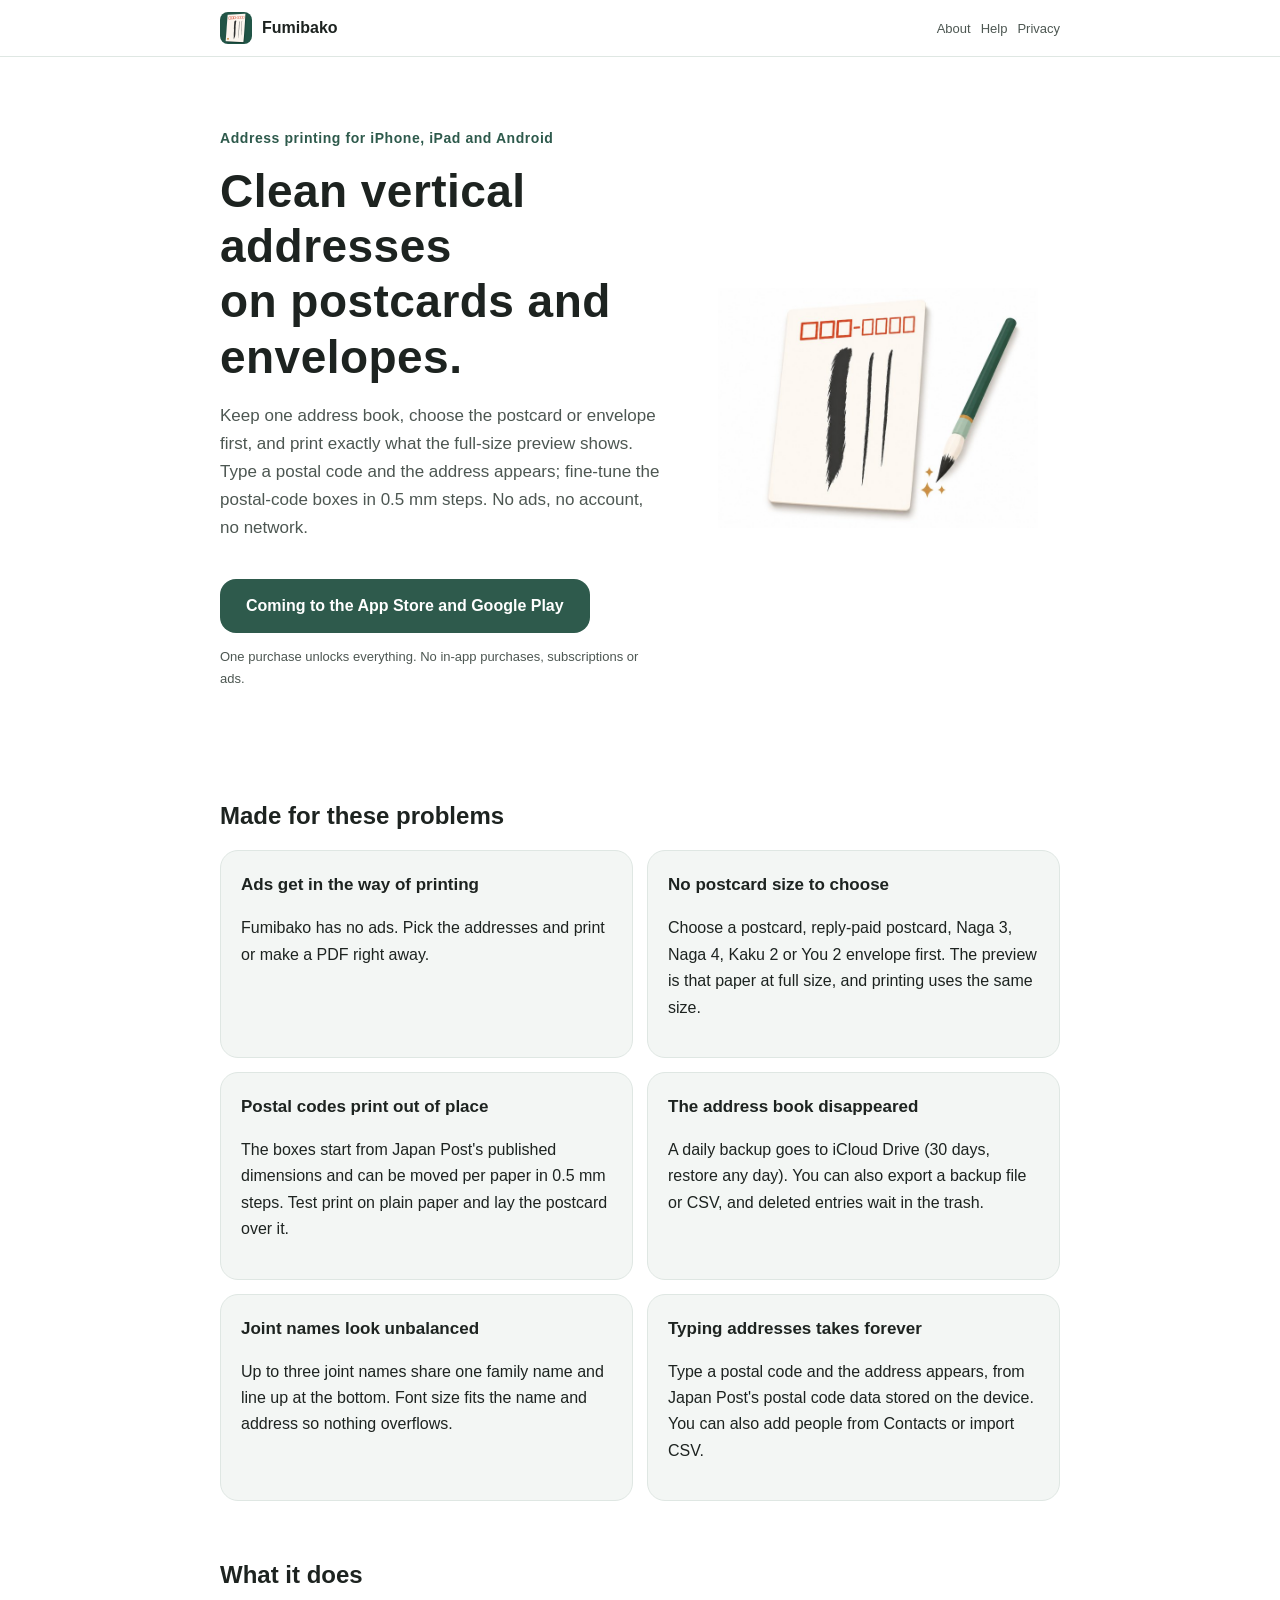
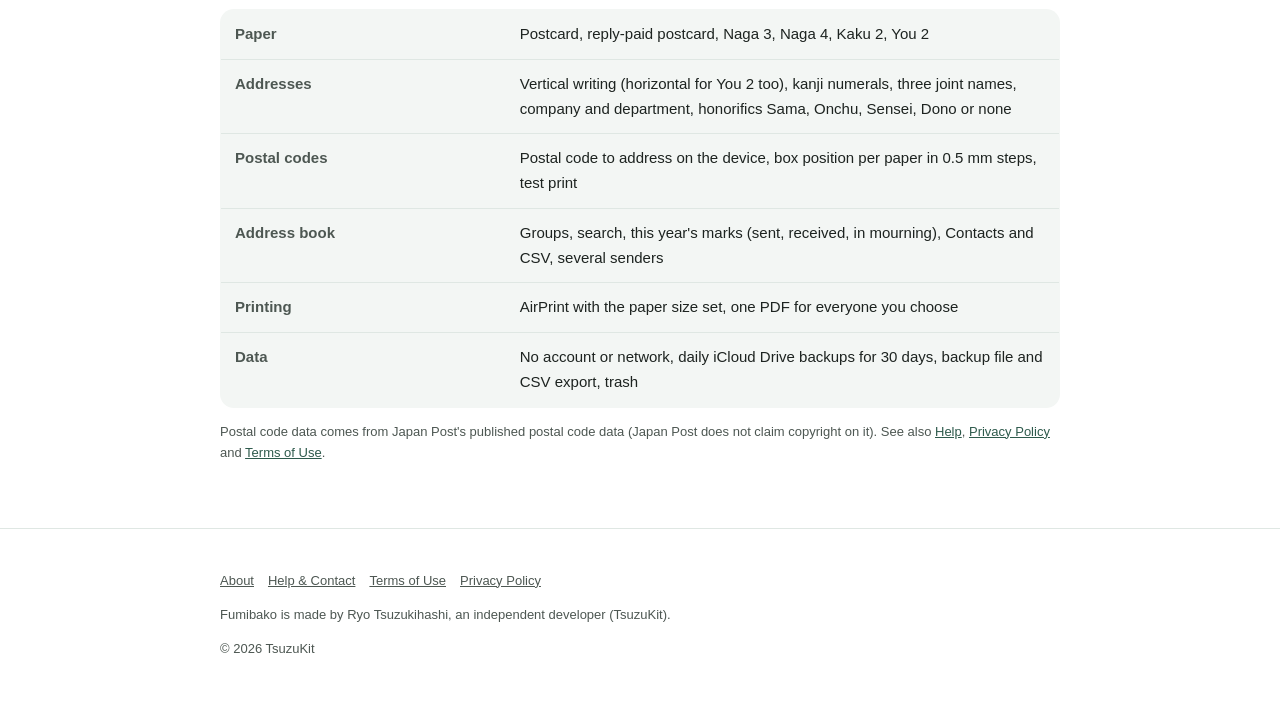
<file: index.html>
<!DOCTYPE html>
<html lang="ja" data-title-ja="ふみばこ｜はがき・封筒の縦書きの宛名印刷と住所録" data-title-en="Fumibako | Japanese vertical addresses for postcards and envelopes">
<head>
<meta charset="UTF-8">
<meta name="viewport" content="width=device-width, initial-scale=1">
<script>(function(){var l=navigator.languages&&navigator.languages.length?navigator.languages:[navigator.language||"ja"],p="en";for(var i=0;i<l.length;i++){var c=String(l[i]).toLowerCase();if(c.indexOf("ja")===0){p="ja";break}if(c.indexOf("en")===0){p="en";break}}var d=document.documentElement;d.lang=p;var t=d.getAttribute("data-title-"+p);if(t){document.title=t}})();</script>
<title>ふみばこ｜はがき・封筒の縦書きの宛名印刷と住所録</title>
<meta name="description" content="年賀状・喪中はがき・封筒の宛名を縦書きで印刷するアプリ。用紙を先に選んで実寸の下見どおりに・郵便番号から住所・郵便番号の枠を 0.5mm ずつ・連名・住所録の毎日の控え。広告なしの買い切り。 / Print Japanese addresses vertically on postcards and envelopes. Paper first with a full-size preview, postal codes to addresses on the device, postal-code boxes in 0.5 mm steps, joint names and daily backups. No ads.">
<meta property="og:title" content="ふみばこ｜はがき・封筒の縦書きの宛名印刷と住所録">
<meta property="og:description" content="年賀状・喪中はがき・封筒の宛名を縦書きで印刷するアプリ。用紙を先に選んで実寸の下見どおりに・郵便番号から住所・郵便番号の枠を 0.5mm ずつ・連名・住所録の毎日の控え。広告なしの買い切り。">
<meta property="og:type" content="website">
<meta property="og:url" content="https://fumibako.tsuzukit.com/">
<meta property="og:image" content="https://fumibako.tsuzukit.com/assets/og.jpg">
<link rel="icon" href="assets/icon.png">
<link rel="apple-touch-icon" href="assets/icon.png">
<link rel="stylesheet" href="style.css">
</head>
<body>
<div data-l="ja" lang="ja">
<header class="site"><div class="wrap">
<a class="brand" href="./"><img src="assets/icon.png" alt="" width="32" height="32">ふみばこ</a>
<nav class="site"><a href="./">紹介</a><a href="support.html">使い方</a><a href="privacy.html">プライバシー</a></nav>
</div></header>
<main class="wrap">
<section class="hero">
<div>
<p class="eyebrow">iPhone・iPad・Android の宛名印刷アプリ</p>
<h1>はがきも封筒も、<br>縦書きの宛名をきれいに。</h1>
<p class="lead">住所録を1つ持って、はがきや封筒を先に選び、実寸の下見のとおりに印刷します。郵便番号を入れると住所が出て、郵便番号の枠には 0.5mm ずつ合わせられます。広告も登録も通信もありません。</p>
<a class="cta" href="#store" id="store">App Store・Google Play で配信予定</a>
<p class="note">買い切りで全部の機能が使えます。アプリ内課金・サブスクリプション・広告はありません。</p>
</div>
<img src="assets/hero.jpg" alt="縦書きの宛名のはがきと、筆のイラスト" width="360">
</section>

<h2>こんな困りごとのために</h2>
<div class="grid two">
<div class="card"><h3>広告で印刷までたどり着けない</h3><p>ふみばこに広告はありません。宛名を選んで、そのまま印刷や PDF にできます。</p></div>
<div class="card"><h3>はがきの大きさを選べない</h3><p>はがき・往復はがき・長形3号・長形4号・角形2号・洋形2号を先に選びます。下見はその用紙の実寸の形で、印刷も同じ大きさです。</p></div>
<div class="card"><h3>郵便番号がずれる</h3><p>枠の位置は日本郵便のマニュアルの寸法から始めて、用紙ごとに 0.5mm ずつ合わせられます。普通紙の試し刷りに、はがきを重ねて確かめられます。</p></div>
<div class="card"><h3>住所録が消えた</h3><p>毎日の控えを iCloud Drive に置きます（30日・どの日にも戻せます）。控えのファイルと CSV の書き出し、ゴミ箱もあります。</p></div>
<div class="card"><h3>連名のバランスが悪い</h3><p>連名は3人まで。名字は1つで、名前の下をそろえます。名前と住所の長さから文字の大きさを決め、はみ出しません。</p></div>
<div class="card"><h3>住所を打つのが大変</h3><p>郵便番号を入れると住所が出ます。日本郵便の郵便番号データを端末の中に持っているので、通信しません。連絡先や CSV からも入れられます。</p></div>
</div>

<h2>できること</h2>
<table>
<tr><th>用紙</th><td>はがき・往復はがき・長形3号・長形4号・角形2号・洋形2号</td></tr>
<tr><th>宛名</th><td>縦書き（洋形は横書きも）・番地の漢数字・連名3人・会社名と部署・敬称（様・御中・先生・殿・なし）</td></tr>
<tr><th>郵便番号</th><td>郵便番号から住所（端末の中の日本郵便のデータ）・枠の位置を用紙ごとに 0.5mm ずつ・試し刷り</td></tr>
<tr><th>住所録</th><td>グループ・検索・今年の印（出した・届いた・喪中）・連絡先と CSV から・差出人を複数</td></tr>
<tr><th>印刷</th><td>AirPrint のプリンターに用紙の大きさを渡して印刷・選んだ人の分を1つの PDF に</td></tr>
<tr><th>データ</th><td>登録・通信なし・iCloud Drive に毎日の控え 30日・控えのファイルと CSV の書き出し・ゴミ箱</td></tr>
</table>
<p class="note">郵便番号のデータは、日本郵便が公開している郵便番号データ（日本郵便は郵便番号データの著作権を主張していません）をもとにしています。<a href="support.html">使い方</a>・<a href="privacy.html">プライバシーポリシー</a>・<a href="terms.html">利用規約</a>もご覧ください。</p>
</main>
<footer class="site"><div class="wrap">
<p><a href="./">紹介</a><a href="support.html">使い方とお問い合わせ</a><a href="terms.html">利用規約</a><a href="privacy.html">プライバシーポリシー</a></p>
<p>ふみばこは、個人開発者の續橋涼（TsuzuKit）が作っているアプリです。</p>
<p>© 2026 TsuzuKit</p>
</div></footer>
</div>
<div data-l="en" lang="en">
<header class="site"><div class="wrap">
<a class="brand" href="./"><img src="assets/icon.png" alt="" width="32" height="32">Fumibako</a>
<nav class="site"><a href="./">About</a><a href="support.html">Help</a><a href="privacy.html">Privacy</a></nav>
</div></header>
<main class="wrap">
<section class="hero">
<div>
<p class="eyebrow">Address printing for iPhone, iPad and Android</p>
<h1>Clean vertical addresses<br>on postcards and envelopes.</h1>
<p class="lead">Keep one address book, choose the postcard or envelope first, and print exactly what the full-size preview shows. Type a postal code and the address appears; fine-tune the postal-code boxes in 0.5 mm steps. No ads, no account, no network.</p>
<a class="cta" href="#store" id="store">Coming to the App Store and Google Play</a>
<p class="note">One purchase unlocks everything. No in-app purchases, subscriptions or ads.</p>
</div>
<img src="assets/hero.jpg" alt="Illustration of a postcard with a vertical address and a brush" width="360">
</section>

<h2>Made for these problems</h2>
<div class="grid two">
<div class="card"><h3>Ads get in the way of printing</h3><p>Fumibako has no ads. Pick the addresses and print or make a PDF right away.</p></div>
<div class="card"><h3>No postcard size to choose</h3><p>Choose a postcard, reply-paid postcard, Naga 3, Naga 4, Kaku 2 or You 2 envelope first. The preview is that paper at full size, and printing uses the same size.</p></div>
<div class="card"><h3>Postal codes print out of place</h3><p>The boxes start from Japan Post's published dimensions and can be moved per paper in 0.5 mm steps. Test print on plain paper and lay the postcard over it.</p></div>
<div class="card"><h3>The address book disappeared</h3><p>A daily backup goes to iCloud Drive (30 days, restore any day). You can also export a backup file or CSV, and deleted entries wait in the trash.</p></div>
<div class="card"><h3>Joint names look unbalanced</h3><p>Up to three joint names share one family name and line up at the bottom. Font size fits the name and address so nothing overflows.</p></div>
<div class="card"><h3>Typing addresses takes forever</h3><p>Type a postal code and the address appears, from Japan Post's postal code data stored on the device. You can also add people from Contacts or import CSV.</p></div>
</div>

<h2>What it does</h2>
<table>
<tr><th>Paper</th><td>Postcard, reply-paid postcard, Naga 3, Naga 4, Kaku 2, You 2</td></tr>
<tr><th>Addresses</th><td>Vertical writing (horizontal for You 2 too), kanji numerals, three joint names, company and department, honorifics Sama, Onchu, Sensei, Dono or none</td></tr>
<tr><th>Postal codes</th><td>Postal code to address on the device, box position per paper in 0.5 mm steps, test print</td></tr>
<tr><th>Address book</th><td>Groups, search, this year's marks (sent, received, in mourning), Contacts and CSV, several senders</td></tr>
<tr><th>Printing</th><td>AirPrint with the paper size set, one PDF for everyone you choose</td></tr>
<tr><th>Data</th><td>No account or network, daily iCloud Drive backups for 30 days, backup file and CSV export, trash</td></tr>
</table>
<p class="note">Postal code data comes from Japan Post's published postal code data (Japan Post does not claim copyright on it). See also <a href="support.html">Help</a>, <a href="privacy.html">Privacy Policy</a> and <a href="terms.html">Terms of Use</a>.</p>
</main>
<footer class="site"><div class="wrap">
<p><a href="./">About</a><a href="support.html">Help & Contact</a><a href="terms.html">Terms of Use</a><a href="privacy.html">Privacy Policy</a></p>
<p>Fumibako is made by Ryo Tsuzukihashi, an independent developer (TsuzuKit).</p>
<p>© 2026 TsuzuKit</p>
</div></footer>
</div>
</body>
</html>
</file>
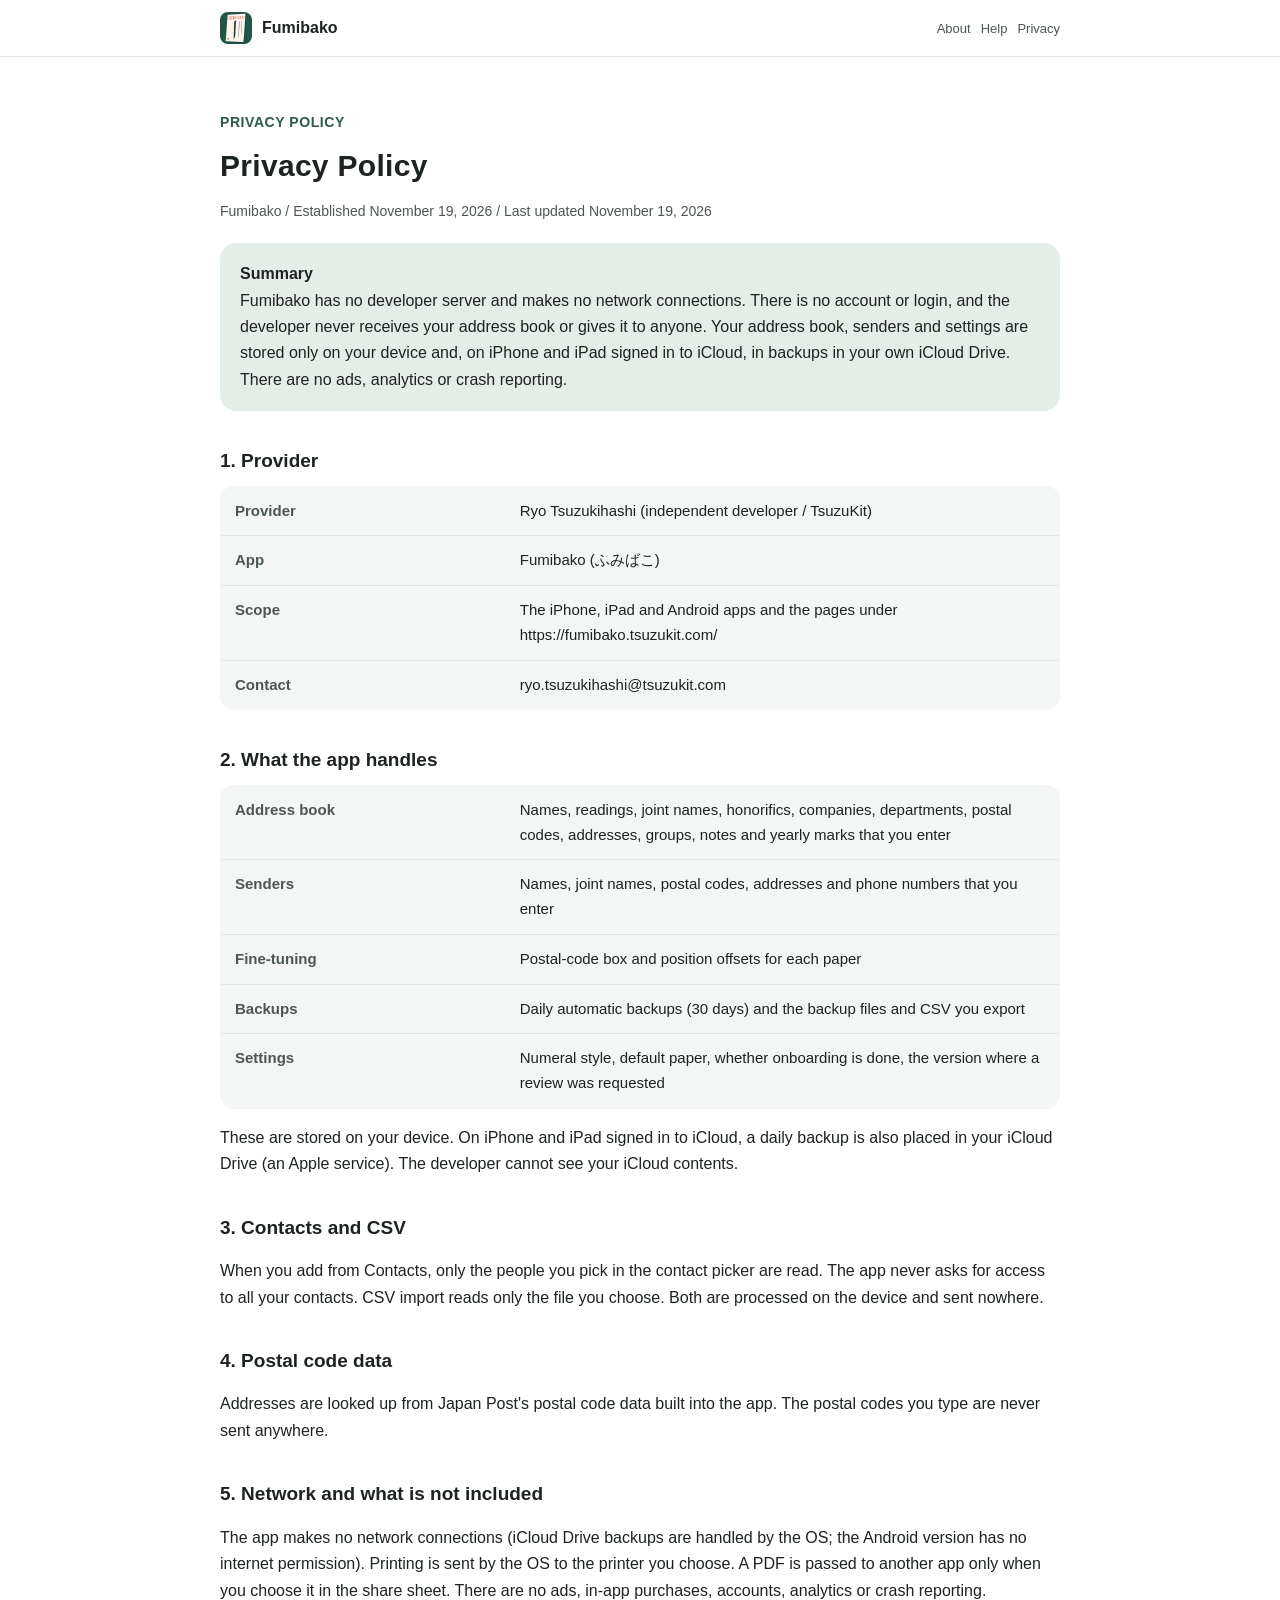
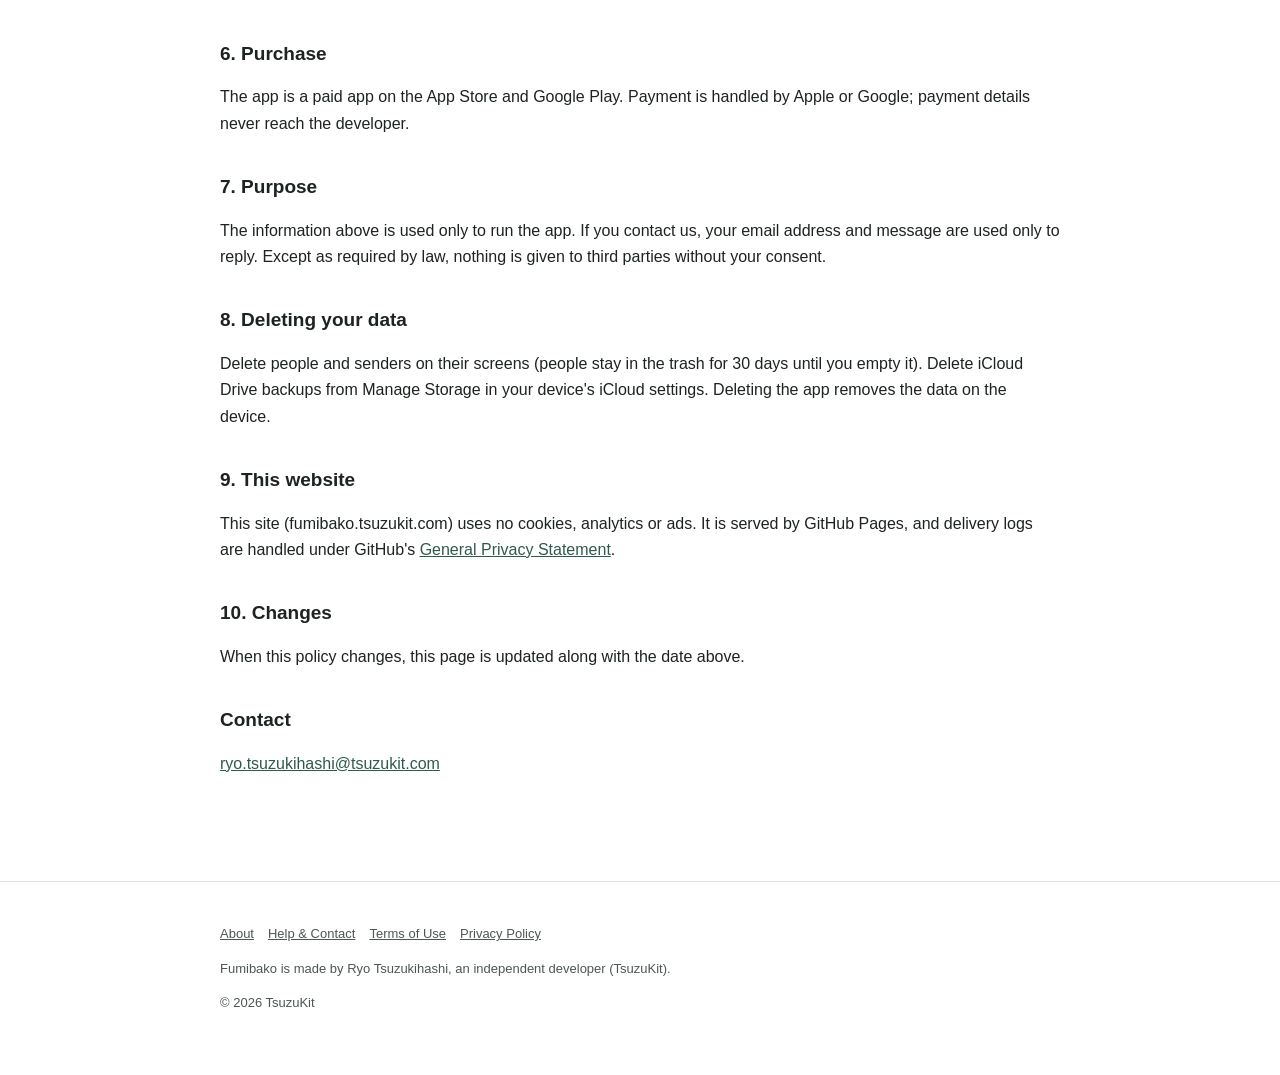
<file: privacy.html>
<!DOCTYPE html>
<html lang="ja" data-title-ja="プライバシーポリシー - ふみばこ" data-title-en="Privacy Policy - Fumibako">
<head>
<meta charset="UTF-8">
<meta name="viewport" content="width=device-width, initial-scale=1">
<script>(function(){var l=navigator.languages&&navigator.languages.length?navigator.languages:[navigator.language||"ja"],p="en";for(var i=0;i<l.length;i++){var c=String(l[i]).toLowerCase();if(c.indexOf("ja")===0){p="ja";break}if(c.indexOf("en")===0){p="en";break}}var d=document.documentElement;d.lang=p;var t=d.getAttribute("data-title-"+p);if(t){document.title=t}})();</script>
<title>プライバシーポリシー - ふみばこ</title>
<meta name="description" content="ふみばこのプライバシーポリシー。開発者は個人情報を集めず、アプリは通信しません。住所録は端末と、あなたの iCloud の控えの中だけに保存します。 / Privacy Policy for Fumibako. The developer collects no personal information and the app makes no network connections. Your address book stays on your device and in your own iCloud backups.">
<meta property="og:title" content="プライバシーポリシー - ふみばこ">
<meta property="og:description" content="ふみばこのプライバシーポリシー。開発者は個人情報を集めず、アプリは通信しません。住所録は端末と、あなたの iCloud の控えの中だけに保存します。">
<meta property="og:type" content="website">
<meta property="og:url" content="https://fumibako.tsuzukit.com/privacy.html">
<meta property="og:image" content="https://fumibako.tsuzukit.com/assets/og.jpg">
<link rel="icon" href="assets/icon.png">
<link rel="apple-touch-icon" href="assets/icon.png">
<link rel="stylesheet" href="style.css">
</head>
<body>
<div data-l="ja" lang="ja">
<header class="site"><div class="wrap">
<a class="brand" href="./"><img src="assets/icon.png" alt="" width="32" height="32">ふみばこ</a>
<nav class="site"><a href="./">紹介</a><a href="support.html">使い方</a><a href="privacy.html">プライバシー</a></nav>
</div></header>
<main class="wrap">
<article class="doc">
<p class="eyebrow">PRIVACY POLICY</p>
<h1>プライバシーポリシー</h1>
<p class="meta">ふみばこ／制定日 2026年11月19日／改定日 2026年11月19日</p>
<div class="summary"><strong>このポリシーの要旨</strong><br>ふみばこは、開発者のサーバーを持たず、通信もしないアプリです。アカウント登録やログインはなく、開発者があなたの住所録を受け取ることはありません。第三者に渡すこともありません。住所録・差出人・設定は、端末の中と、iCloud に入っている iPhone・iPad ではあなたの iCloud Drive の控えの中だけに保存します。広告、分析ツール、クラッシュを報告する仕組みは入れていません。</div>
<h2>1. 提供者</h2>
<table>
<tr><th>提供者</th><td>續橋涼（個人開発者 / TsuzuKit）</td></tr>
<tr><th>アプリ名</th><td>ふみばこ（英語名 Fumibako）</td></tr>
<tr><th>対象</th><td>iPhone・iPad・Android 向けアプリと、このページを含む https://fumibako.tsuzukit.com/ 配下のページ</td></tr>
<tr><th>連絡先</th><td>ryo.tsuzukihashi@tsuzukit.com</td></tr>
</table>
<h2>2. アプリが扱うもの</h2>
<table>
<tr><th>住所録</th><td>あなたが入れた人の名前・ふりがな・連名・敬称・会社名・部署・郵便番号・住所・グループ・メモ・年ごとの印</td></tr>
<tr><th>差出人</th><td>あなたが入れた名前・連名・郵便番号・住所・電話</td></tr>
<tr><th>用紙の微調整</th><td>用紙ごとの郵便番号の枠と全体のずらしの値</td></tr>
<tr><th>控え</th><td>毎日の自動の控え（30日）と、あなたが書き出した控えのファイル・CSV</td></tr>
<tr><th>アプリの設定</th><td>数字の書き方・既定の用紙・案内を終えたかどうか・レビューのお願いを出した版</td></tr>
</table>
<p>これらは端末の中に保存します。iCloud に入っている iPhone・iPad では、毎日の控えをあなたの iCloud Drive にも置きます（Apple のサービス）。開発者は、あなたの iCloud の中身を見ることはできません。</p>
<h2>3. 連絡先と CSV</h2>
<p>連絡先から入れるときは、連絡先のピッカーであなたが選んだ人だけを読みます。連絡先全体へのアクセスは求めません。CSV は、あなたが選んだファイルだけを読みます。どちらも端末の中で処理し、どこにも送りません。</p>
<h2>4. 郵便番号のデータ</h2>
<p>郵便番号から住所を出すのは、アプリに入っている日本郵便の郵便番号データで行います。入れた郵便番号をどこかに問い合わせることはありません。</p>
<h2>5. 通信と、入れていないもの</h2>
<p>本アプリは通信をしません（iCloud Drive の控えは OS が扱います。Android 版はインターネットの権限を持ちません）。印刷はあなたが選んだプリンターに OS が送ります。PDF をほかのアプリに渡すのは、あなたが共有シートで選んだときだけです。広告・アプリ内課金・アカウント登録・分析ツール・クラッシュの報告は入れていません。</p>
<h2>6. 購入</h2>
<p>本アプリは App Store と Google Play の有料アプリです。お支払いは Apple・Google が処理し、支払いの情報は開発者には届きません。</p>
<h2>7. 情報を使う目的</h2>
<p>上のものは、アプリを動かすためだけに使います。お問い合わせをいただいたときは、メールアドレスと内容をお返事のためだけに使います。法令にもとづく場合を除き、本人の同意なく第三者に渡すことはありません。</p>
<h2>8. 消したいとき</h2>
<p>住所録の人・差出人はそれぞれの画面で消せます（人はゴミ箱に30日あり、ゴミ箱を空にすると消えます）。iCloud Drive の控えは、端末の設定の iCloud の「ストレージを管理」から消せます。アプリを消すと、端末の中のデータは消えます。</p>
<h2>9. このウェブサイトについて</h2>
<p>このサイト（fumibako.tsuzukit.com）は、Cookie も、アクセスを計測する仕組みも、広告も使っていません。サイトは GitHub Pages で配信しており、配信の記録は GitHub の <a href="https://docs.github.com/ja/site-policy/privacy-policies/github-general-privacy-statement">プライバシーについての声明</a> に沿って扱われます。</p>
<h2>10. 改定</h2>
<p>このポリシーを変えるときは、このページを書きかえ、上の改定日を新しくします。</p>
<h2>お問い合わせ</h2>
<p><a href="mailto:ryo.tsuzukihashi@tsuzukit.com">ryo.tsuzukihashi@tsuzukit.com</a></p>
</article>
</main>
<footer class="site"><div class="wrap">
<p><a href="./">紹介</a><a href="support.html">使い方とお問い合わせ</a><a href="terms.html">利用規約</a><a href="privacy.html">プライバシーポリシー</a></p>
<p>ふみばこは、個人開発者の續橋涼（TsuzuKit）が作っているアプリです。</p>
<p>© 2026 TsuzuKit</p>
</div></footer>
</div>
<div data-l="en" lang="en">
<header class="site"><div class="wrap">
<a class="brand" href="./"><img src="assets/icon.png" alt="" width="32" height="32">Fumibako</a>
<nav class="site"><a href="./">About</a><a href="support.html">Help</a><a href="privacy.html">Privacy</a></nav>
</div></header>
<main class="wrap">
<article class="doc">
<p class="eyebrow">PRIVACY POLICY</p>
<h1>Privacy Policy</h1>
<p class="meta">Fumibako / Established November 19, 2026 / Last updated November 19, 2026</p>
<div class="summary"><strong>Summary</strong><br>Fumibako has no developer server and makes no network connections. There is no account or login, and the developer never receives your address book or gives it to anyone. Your address book, senders and settings are stored only on your device and, on iPhone and iPad signed in to iCloud, in backups in your own iCloud Drive. There are no ads, analytics or crash reporting.</div>
<h2>1. Provider</h2>
<table>
<tr><th>Provider</th><td>Ryo Tsuzukihashi (independent developer / TsuzuKit)</td></tr>
<tr><th>App</th><td>Fumibako (ふみばこ)</td></tr>
<tr><th>Scope</th><td>The iPhone, iPad and Android apps and the pages under https://fumibako.tsuzukit.com/</td></tr>
<tr><th>Contact</th><td>ryo.tsuzukihashi@tsuzukit.com</td></tr>
</table>
<h2>2. What the app handles</h2>
<table>
<tr><th>Address book</th><td>Names, readings, joint names, honorifics, companies, departments, postal codes, addresses, groups, notes and yearly marks that you enter</td></tr>
<tr><th>Senders</th><td>Names, joint names, postal codes, addresses and phone numbers that you enter</td></tr>
<tr><th>Fine-tuning</th><td>Postal-code box and position offsets for each paper</td></tr>
<tr><th>Backups</th><td>Daily automatic backups (30 days) and the backup files and CSV you export</td></tr>
<tr><th>Settings</th><td>Numeral style, default paper, whether onboarding is done, the version where a review was requested</td></tr>
</table>
<p>These are stored on your device. On iPhone and iPad signed in to iCloud, a daily backup is also placed in your iCloud Drive (an Apple service). The developer cannot see your iCloud contents.</p>
<h2>3. Contacts and CSV</h2>
<p>When you add from Contacts, only the people you pick in the contact picker are read. The app never asks for access to all your contacts. CSV import reads only the file you choose. Both are processed on the device and sent nowhere.</p>
<h2>4. Postal code data</h2>
<p>Addresses are looked up from Japan Post's postal code data built into the app. The postal codes you type are never sent anywhere.</p>
<h2>5. Network and what is not included</h2>
<p>The app makes no network connections (iCloud Drive backups are handled by the OS; the Android version has no internet permission). Printing is sent by the OS to the printer you choose. A PDF is passed to another app only when you choose it in the share sheet. There are no ads, in-app purchases, accounts, analytics or crash reporting.</p>
<h2>6. Purchase</h2>
<p>The app is a paid app on the App Store and Google Play. Payment is handled by Apple or Google; payment details never reach the developer.</p>
<h2>7. Purpose</h2>
<p>The information above is used only to run the app. If you contact us, your email address and message are used only to reply. Except as required by law, nothing is given to third parties without your consent.</p>
<h2>8. Deleting your data</h2>
<p>Delete people and senders on their screens (people stay in the trash for 30 days until you empty it). Delete iCloud Drive backups from Manage Storage in your device's iCloud settings. Deleting the app removes the data on the device.</p>
<h2>9. This website</h2>
<p>This site (fumibako.tsuzukit.com) uses no cookies, analytics or ads. It is served by GitHub Pages, and delivery logs are handled under GitHub's <a href="https://docs.github.com/en/site-policy/privacy-policies/github-general-privacy-statement">General Privacy Statement</a>.</p>
<h2>10. Changes</h2>
<p>When this policy changes, this page is updated along with the date above.</p>
<h2>Contact</h2>
<p><a href="mailto:ryo.tsuzukihashi@tsuzukit.com">ryo.tsuzukihashi@tsuzukit.com</a></p>
</article>
</main>
<footer class="site"><div class="wrap">
<p><a href="./">About</a><a href="support.html">Help & Contact</a><a href="terms.html">Terms of Use</a><a href="privacy.html">Privacy Policy</a></p>
<p>Fumibako is made by Ryo Tsuzukihashi, an independent developer (TsuzuKit).</p>
<p>© 2026 TsuzuKit</p>
</div></footer>
</div>
</body>
</html>
</file>
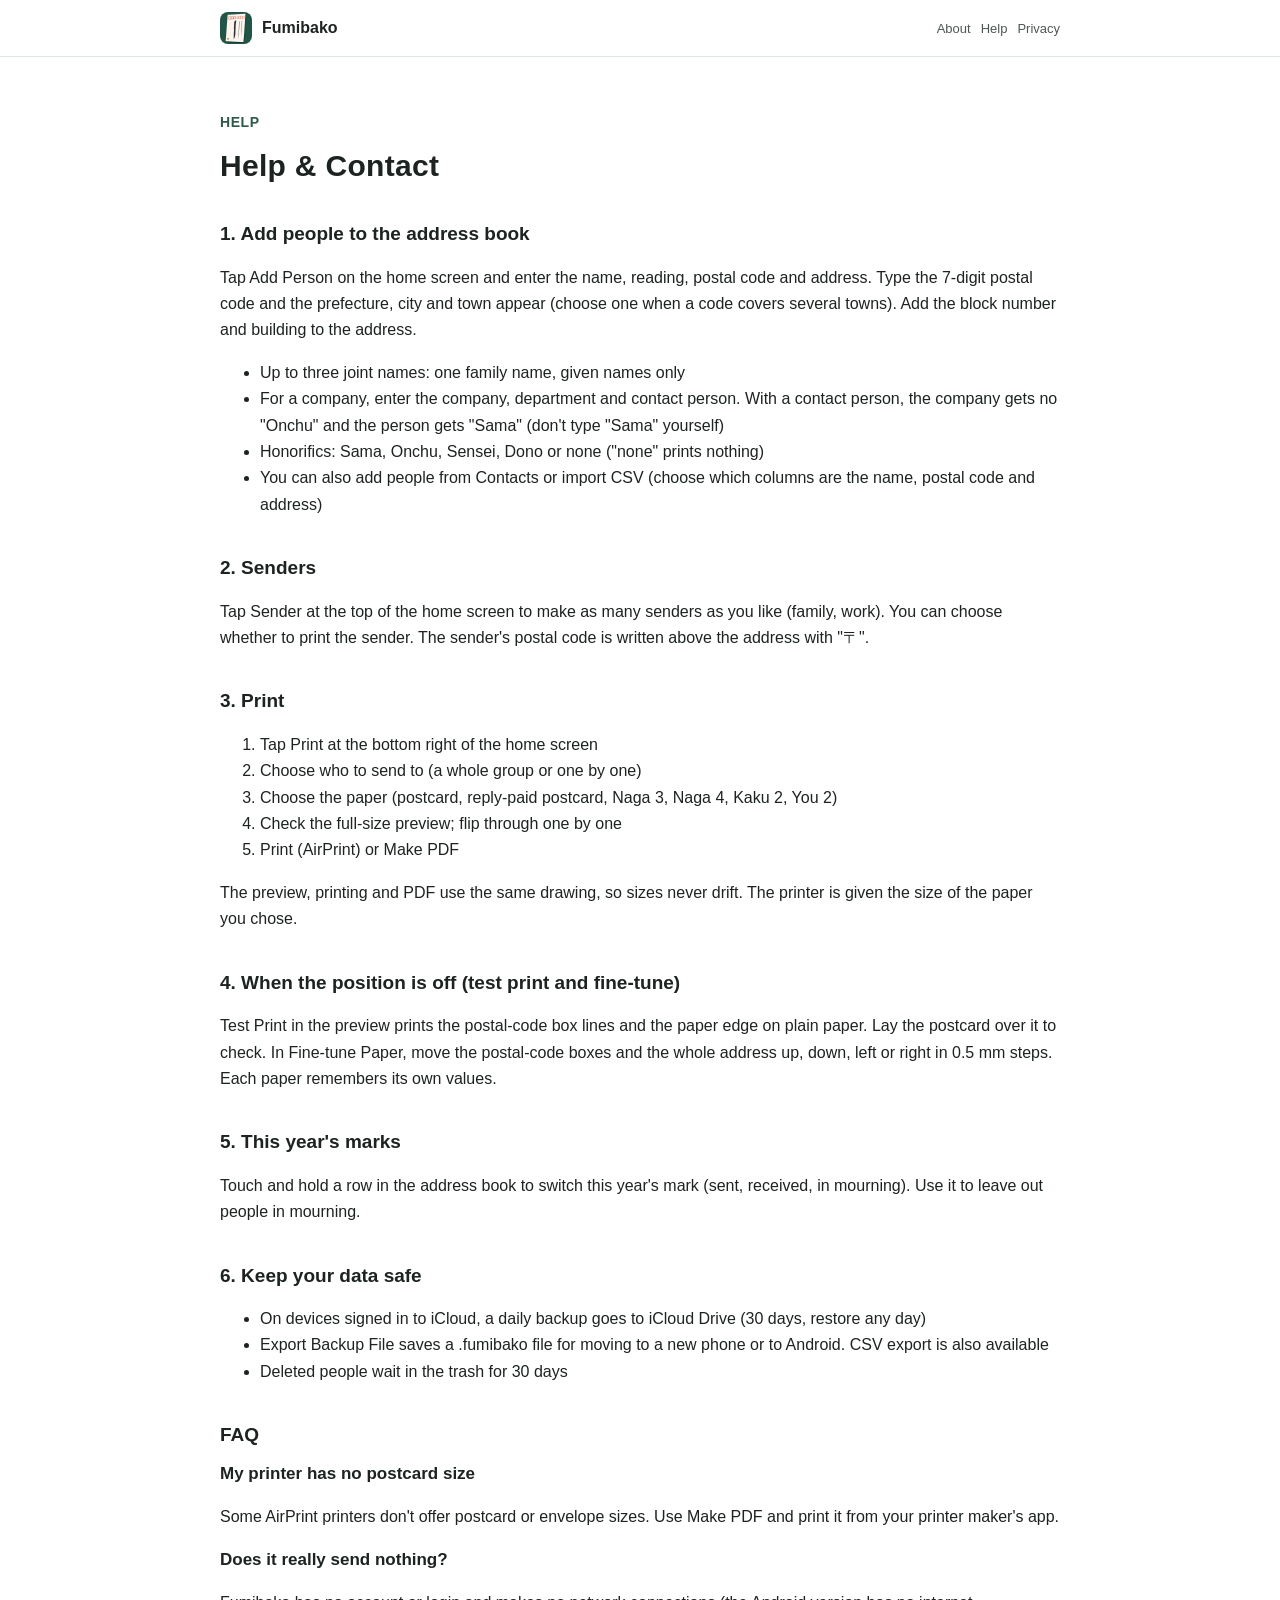
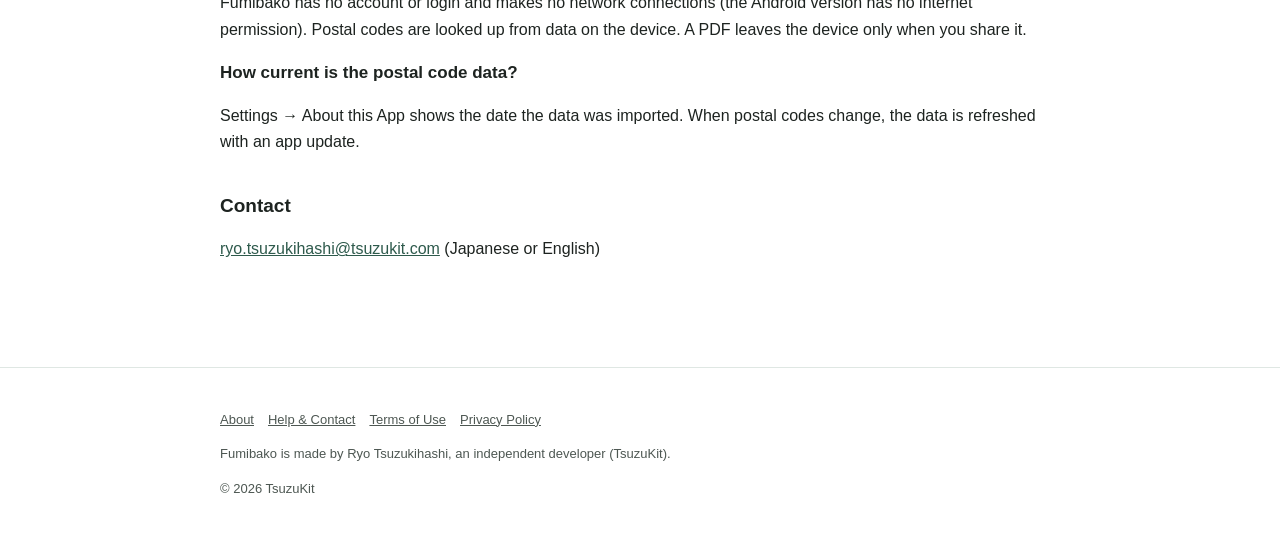
<file: support.html>
<!DOCTYPE html>
<html lang="ja" data-title-ja="使い方とお問い合わせ - ふみばこ" data-title-en="Help &amp; Contact - Fumibako">
<head>
<meta charset="UTF-8">
<meta name="viewport" content="width=device-width, initial-scale=1">
<script>(function(){var l=navigator.languages&&navigator.languages.length?navigator.languages:[navigator.language||"ja"],p="en";for(var i=0;i<l.length;i++){var c=String(l[i]).toLowerCase();if(c.indexOf("ja")===0){p="ja";break}if(c.indexOf("en")===0){p="en";break}}var d=document.documentElement;d.lang=p;var t=d.getAttribute("data-title-"+p);if(t){document.title=t}})();</script>
<title>使い方とお問い合わせ - ふみばこ</title>
<meta name="description" content="ふみばこの使い方（住所録・郵便番号・差出人・用紙・試し刷りと微調整・印刷と PDF・控え）とよくあるご質問、お問い合わせ。 / How to use Fumibako (address book, postal codes, senders, paper, test print and fine-tune, printing and PDF, backups), FAQ and contact.">
<meta property="og:title" content="使い方とお問い合わせ - ふみばこ">
<meta property="og:description" content="ふみばこの使い方（住所録・郵便番号・差出人・用紙・試し刷りと微調整・印刷と PDF・控え）とよくあるご質問、お問い合わせ。">
<meta property="og:type" content="website">
<meta property="og:url" content="https://fumibako.tsuzukit.com/support.html">
<meta property="og:image" content="https://fumibako.tsuzukit.com/assets/og.jpg">
<link rel="icon" href="assets/icon.png">
<link rel="apple-touch-icon" href="assets/icon.png">
<link rel="stylesheet" href="style.css">
</head>
<body>
<div data-l="ja" lang="ja">
<header class="site"><div class="wrap">
<a class="brand" href="./"><img src="assets/icon.png" alt="" width="32" height="32">ふみばこ</a>
<nav class="site"><a href="./">紹介</a><a href="support.html">使い方</a><a href="privacy.html">プライバシー</a></nav>
</div></header>
<main class="wrap">
<article class="doc">
<p class="eyebrow">HELP</p>
<h1>使い方とお問い合わせ</h1>
<h2>1. 住所録に人を足す</h2>
<p>ホームの［人を足す］で、名前・ふりがな・郵便番号・住所を入れます。郵便番号を7桁入れると、都道府県・市区町村・町が出ます（同じ郵便番号に町がいくつかあるときは選びます）。番地と建物は住所の欄に続けて入れてください。</p>
<ul>
<li>連名は3人まで。名字は1つで、名前だけを入れます</li>
<li>会社あてなら、会社名・部署・担当者を入れます。担当者がいれば、会社名に「御中」をつけず、担当者に「様」をつけます（担当者の欄に「様」を入れる必要はありません）</li>
<li>敬称は 様・御中・先生・殿・なし から選べます。「なし」は何も書きません</li>
<li>連絡先から選んで入れる・CSV から読みこむこともできます（CSV は、どの列が名前・郵便番号・住所かを選びます）</li>
</ul>
<h2>2. 差出人</h2>
<p>ホームの上の［差出人］で、家族用・仕事用など、差出人を何人でも作れます。差出人を印刷するかどうかも選べます。差出人の郵便番号は、住所の上に「〒」をつけて書きます。</p>
<h2>3. 印刷する</h2>
<ol>
<li>ホームの右下の［印刷する］を押します</li>
<li>出す人を選びます（グループで全部・1人ずつ）</li>
<li>用紙を選びます（はがき・往復はがき・長形3号・長形4号・角形2号・洋形2号）</li>
<li>下見で、実寸の用紙の形で確かめます。1人ずつめくれます</li>
<li>［印刷］（AirPrint のプリンター）か［PDF にする］</li>
</ol>
<p>下見と印刷と PDF は同じ描き方なので、大きさがずれません。プリンターの用紙の設定は、選んだ用紙の大きさになります。</p>
<h2>4. 位置がずれるとき（試し刷りと微調整）</h2>
<p>下見の［試し刷り］で、普通紙に郵便番号の枠の線と用紙のふちを印刷します。その上にはがきを重ねて、ずれを確かめてください。［用紙の微調整］で、郵便番号の枠の上下左右と、全体の上下左右を 0.5mm ずつ動かせます。用紙ごとに覚えます。</p>
<h2>5. 今年の印</h2>
<p>住所録の行を長押しすると、今年の印（出した・届いた・喪中）を切りかえられます。喪中の人を除いて選ぶときに使えます。</p>
<h2>6. データを守る</h2>
<ul>
<li>iCloud に入っている端末では、毎日の控えを iCloud Drive に置きます（30日・どの日にも戻せます）</li>
<li>［控えのファイルを書き出す］で、ファイル（.fumibako）に保存できます。機種変更や Android との移し替えに使えます。CSV でも書き出せます</li>
<li>消した人はゴミ箱に30日あります</li>
</ul>
<h2>よくあるご質問</h2>
<h3>プリンターに、はがきの大きさが出てきません</h3>
<p>AirPrint に対応したプリンターでも、はがきや封筒の大きさを持たない機種があります。そのときは［PDF にする］で PDF を作り、プリンターの会社のアプリなどから印刷してください。</p>
<h3>本当にどこにも送らないのですか</h3>
<p>ふみばこは登録もログインもなく、通信をしません（Android 版はインターネットの権限を持ちません）。郵便番号から住所を出すのも、端末の中のデータで行います。PDF を送るのは、あなたが共有シートで選んだときだけです。</p>
<h3>郵便番号のデータはいつのものですか</h3>
<p>アプリの［設定］→［このアプリについて］に、取りこんだ日付を出しています。郵便番号が変わったときは、アプリの版を上げるときにデータを新しくします。</p>
<h2>お問い合わせ</h2>
<p><a href="mailto:ryo.tsuzukihashi@tsuzukit.com">ryo.tsuzukihashi@tsuzukit.com</a>（日本語・英語でお返事します）</p>
</article>
</main>
<footer class="site"><div class="wrap">
<p><a href="./">紹介</a><a href="support.html">使い方とお問い合わせ</a><a href="terms.html">利用規約</a><a href="privacy.html">プライバシーポリシー</a></p>
<p>ふみばこは、個人開発者の續橋涼（TsuzuKit）が作っているアプリです。</p>
<p>© 2026 TsuzuKit</p>
</div></footer>
</div>
<div data-l="en" lang="en">
<header class="site"><div class="wrap">
<a class="brand" href="./"><img src="assets/icon.png" alt="" width="32" height="32">Fumibako</a>
<nav class="site"><a href="./">About</a><a href="support.html">Help</a><a href="privacy.html">Privacy</a></nav>
</div></header>
<main class="wrap">
<article class="doc">
<p class="eyebrow">HELP</p>
<h1>Help &amp; Contact</h1>
<h2>1. Add people to the address book</h2>
<p>Tap Add Person on the home screen and enter the name, reading, postal code and address. Type the 7-digit postal code and the prefecture, city and town appear (choose one when a code covers several towns). Add the block number and building to the address.</p>
<ul>
<li>Up to three joint names: one family name, given names only</li>
<li>For a company, enter the company, department and contact person. With a contact person, the company gets no "Onchu" and the person gets "Sama" (don't type "Sama" yourself)</li>
<li>Honorifics: Sama, Onchu, Sensei, Dono or none ("none" prints nothing)</li>
<li>You can also add people from Contacts or import CSV (choose which columns are the name, postal code and address)</li>
</ul>
<h2>2. Senders</h2>
<p>Tap Sender at the top of the home screen to make as many senders as you like (family, work). You can choose whether to print the sender. The sender's postal code is written above the address with "〒".</p>
<h2>3. Print</h2>
<ol>
<li>Tap Print at the bottom right of the home screen</li>
<li>Choose who to send to (a whole group or one by one)</li>
<li>Choose the paper (postcard, reply-paid postcard, Naga 3, Naga 4, Kaku 2, You 2)</li>
<li>Check the full-size preview; flip through one by one</li>
<li>Print (AirPrint) or Make PDF</li>
</ol>
<p>The preview, printing and PDF use the same drawing, so sizes never drift. The printer is given the size of the paper you chose.</p>
<h2>4. When the position is off (test print and fine-tune)</h2>
<p>Test Print in the preview prints the postal-code box lines and the paper edge on plain paper. Lay the postcard over it to check. In Fine-tune Paper, move the postal-code boxes and the whole address up, down, left or right in 0.5 mm steps. Each paper remembers its own values.</p>
<h2>5. This year's marks</h2>
<p>Touch and hold a row in the address book to switch this year's mark (sent, received, in mourning). Use it to leave out people in mourning.</p>
<h2>6. Keep your data safe</h2>
<ul>
<li>On devices signed in to iCloud, a daily backup goes to iCloud Drive (30 days, restore any day)</li>
<li>Export Backup File saves a .fumibako file for moving to a new phone or to Android. CSV export is also available</li>
<li>Deleted people wait in the trash for 30 days</li>
</ul>
<h2>FAQ</h2>
<h3>My printer has no postcard size</h3>
<p>Some AirPrint printers don't offer postcard or envelope sizes. Use Make PDF and print it from your printer maker's app.</p>
<h3>Does it really send nothing?</h3>
<p>Fumibako has no account or login and makes no network connections (the Android version has no internet permission). Postal codes are looked up from data on the device. A PDF leaves the device only when you share it.</p>
<h3>How current is the postal code data?</h3>
<p>Settings → About this App shows the date the data was imported. When postal codes change, the data is refreshed with an app update.</p>
<h2>Contact</h2>
<p><a href="mailto:ryo.tsuzukihashi@tsuzukit.com">ryo.tsuzukihashi@tsuzukit.com</a> (Japanese or English)</p>
</article>
</main>
<footer class="site"><div class="wrap">
<p><a href="./">About</a><a href="support.html">Help & Contact</a><a href="terms.html">Terms of Use</a><a href="privacy.html">Privacy Policy</a></p>
<p>Fumibako is made by Ryo Tsuzukihashi, an independent developer (TsuzuKit).</p>
<p>© 2026 TsuzuKit</p>
</div></footer>
</div>
</body>
</html>
</file>
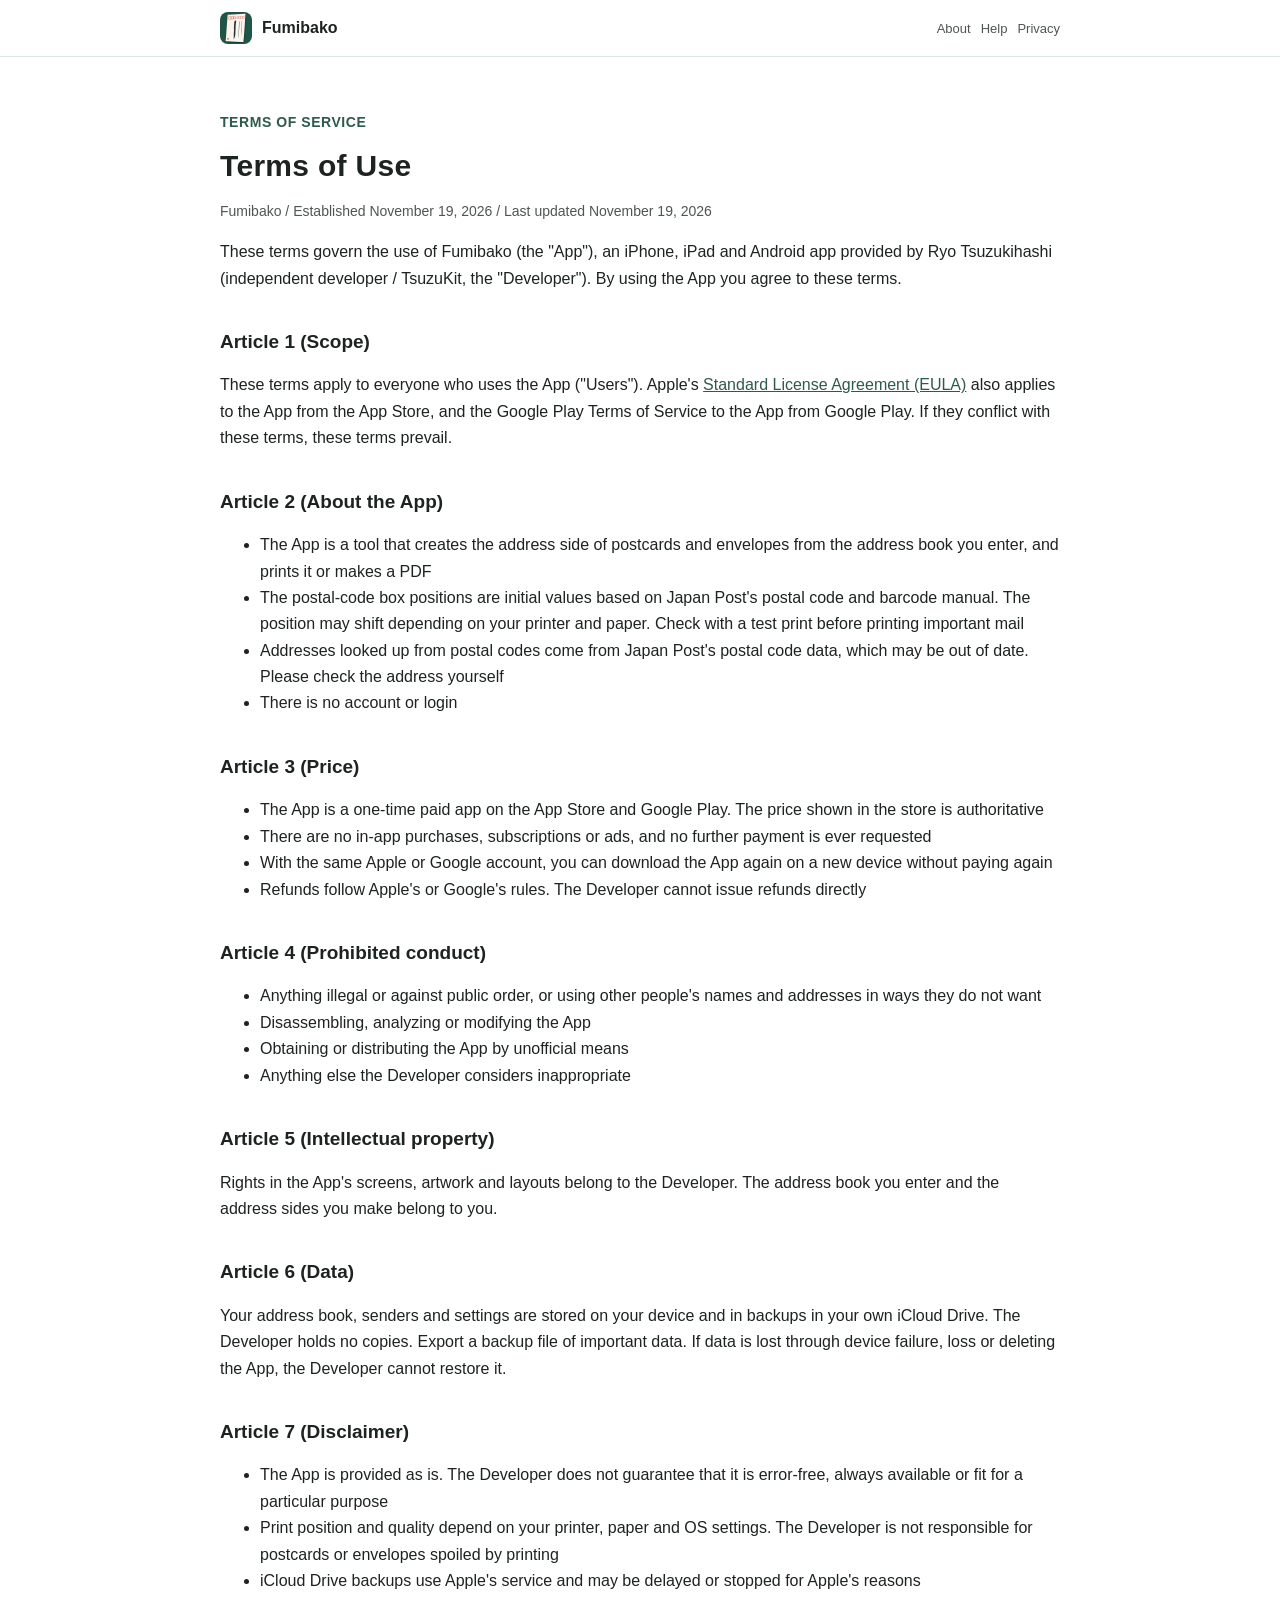
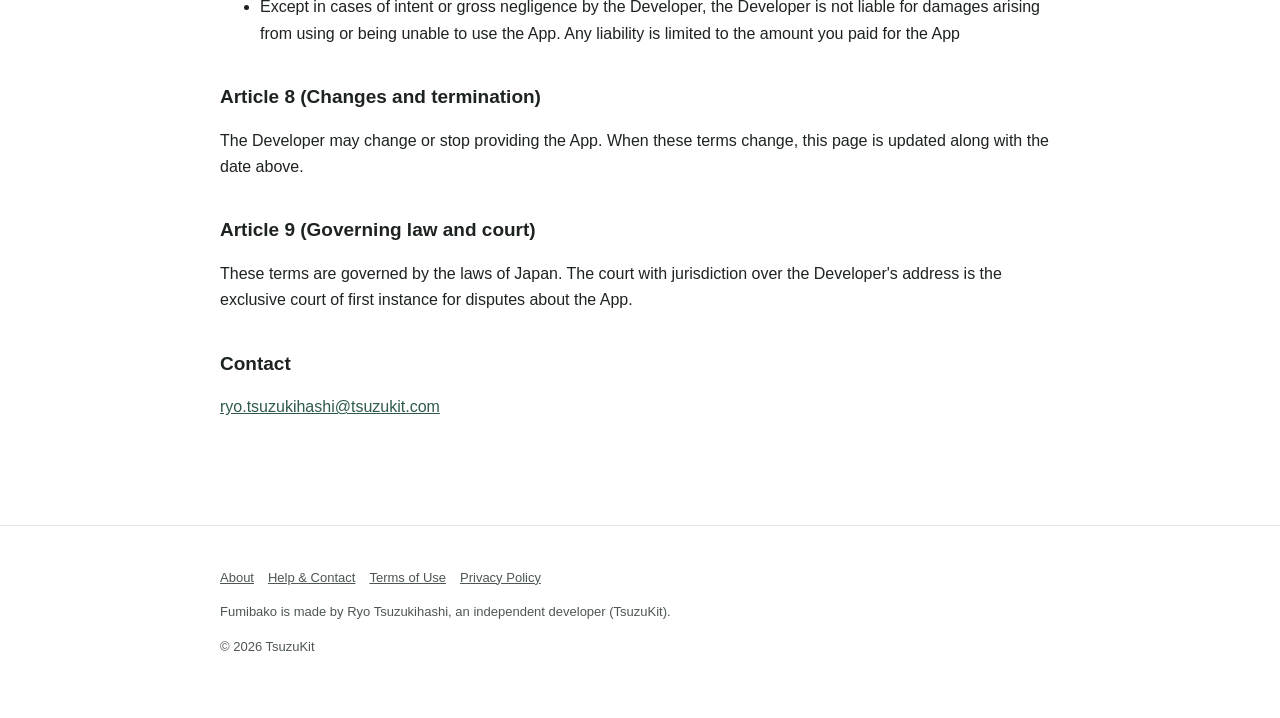
<file: terms.html>
<!DOCTYPE html>
<html lang="ja" data-title-ja="利用規約 - ふみばこ" data-title-en="Terms of Use - Fumibako">
<head>
<meta charset="UTF-8">
<meta name="viewport" content="width=device-width, initial-scale=1">
<script>(function(){var l=navigator.languages&&navigator.languages.length?navigator.languages:[navigator.language||"ja"],p="en";for(var i=0;i<l.length;i++){var c=String(l[i]).toLowerCase();if(c.indexOf("ja")===0){p="ja";break}if(c.indexOf("en")===0){p="en";break}}var d=document.documentElement;d.lang=p;var t=d.getAttribute("data-title-"+p);if(t){document.title=t}})();</script>
<title>利用規約 - ふみばこ</title>
<meta name="description" content="ふみばこの利用規約。 / Terms of Use for Fumibako.">
<meta property="og:title" content="利用規約 - ふみばこ">
<meta property="og:description" content="ふみばこの利用規約。">
<meta property="og:type" content="website">
<meta property="og:url" content="https://fumibako.tsuzukit.com/terms.html">
<meta property="og:image" content="https://fumibako.tsuzukit.com/assets/og.jpg">
<link rel="icon" href="assets/icon.png">
<link rel="apple-touch-icon" href="assets/icon.png">
<link rel="stylesheet" href="style.css">
</head>
<body>
<div data-l="ja" lang="ja">
<header class="site"><div class="wrap">
<a class="brand" href="./"><img src="assets/icon.png" alt="" width="32" height="32">ふみばこ</a>
<nav class="site"><a href="./">紹介</a><a href="support.html">使い方</a><a href="privacy.html">プライバシー</a></nav>
</div></header>
<main class="wrap">
<article class="doc">
<p class="eyebrow">TERMS OF SERVICE</p>
<h1>利用規約</h1>
<p class="meta">ふみばこ／制定日 2026年11月19日／改定日 2026年11月19日</p>
<p>この規約は、續橋涼（個人開発者 / TsuzuKit。以下「開発者」）が提供する iPhone・iPad・Android アプリ「ふみばこ」（以下「本アプリ」）を使うときの決まりです。本アプリを使った時点で、この規約に同意したものとします。</p>
<h2>第1条（適用）</h2>
<p>この規約は、本アプリを使うすべての方（以下「利用者」）に適用されます。App Store から入れた本アプリには、Apple が定める<a href="https://www.apple.com/legal/internet-services/itunes/dev/stdeula/">標準のライセンス契約（EULA）</a>も、Google Play から入れた本アプリには Google Play の利用規約も、あわせて適用されます。この規約とそれらが食い違うときは、この規約を優先します。</p>
<h2>第2条（本アプリについて）</h2>
<ul>
<li>本アプリは、利用者が入れた住所録から、はがき・封筒の宛名面を作り、印刷や PDF にする道具です</li>
<li>郵便番号の枠の位置は、日本郵便の郵便番号・バーコードマニュアルの寸法をもとにした初期値です。プリンターや用紙によって位置がずれることがあります。大切な郵便物は、試し刷りで確かめてから印刷してください</li>
<li>郵便番号から出す住所は、日本郵便の郵便番号データをもとにしたものです。データが古くなっていることがあるので、出した住所を利用者が確かめてください</li>
<li>アカウント登録やログインはありません</li>
</ul>
<h2>第3条（料金）</h2>
<ul>
<li>本アプリは、App Store・Google Play で購入する買い切りの有料アプリです。価格はストアに表示されるものが正です</li>
<li>アプリ内課金、サブスクリプション、広告はありません。購入したあとに追加の支払いを求めることはありません</li>
<li>同じ Apple アカウント・Google アカウントであれば、機種変更やアプリの入れ直しのときに、もう一度お支払いいただかずにダウンロードできます</li>
<li>返金は Apple・Google の規定に従います。開発者が直接返金することはできません</li>
</ul>
<h2>第4条（禁止事項）</h2>
<p>本アプリを使うとき、次のことをしてはいけません。</p>
<ul>
<li>法令や公序良俗に反すること、他人の住所や名前を本人の望まない形で使うこと</li>
<li>本アプリを分解・解析・改変すること</li>
<li>本アプリを正規の方法以外で入手したり、配ったりすること</li>
<li>そのほか、開発者が不適切と判断すること</li>
</ul>
<h2>第5条（知的財産）</h2>
<p>本アプリの画面・絵・書式についての権利は、開発者にあります。利用者が入れた住所録と、作った宛名面の内容は、利用者のものです。</p>
<h2>第6条（データ）</h2>
<p>住所録・差出人・設定は、利用者の端末と、利用者の iCloud Drive の控えに保存されます。開発者はその控えを持っていません。大切な住所録は、控えのファイルも書き出しておいてください。端末の故障や紛失、アプリの削除などで消えても、開発者は元に戻すことができません。</p>
<h2>第7条（免責事項）</h2>
<ul>
<li>本アプリは、そのままの状態で提供します。開発者は、本アプリに誤りがないこと、いつでも使えること、特定の目的に合うことを保証しません</li>
<li>印刷の位置や仕上がりは、プリンター・用紙・OS の設定によって変わります。印刷の失敗で使えなくなったはがきや封筒について、開発者は責任を負いません</li>
<li>iCloud Drive の控えは Apple のサービスを使うため、Apple の都合で遅れたり止まったりすることがあります</li>
<li>本アプリを使ったこと、または使えなかったことで利用者や周りの人に損害が生じても、開発者に故意または重大な過失がある場合を除き、開発者は責任を負いません。責任を負う場合も、利用者が本アプリに支払った金額を上限とします</li>
</ul>
<h2>第8条（変更と終了）</h2>
<p>開発者は、本アプリの内容を変えること、提供を終えることがあります。この規約を変えるときは、このページを書きかえ、上の改定日を新しくします。</p>
<h2>第9条（準拠法と裁判所）</h2>
<p>この規約は日本法に従います。本アプリについての争いは、開発者の住所地を管轄する裁判所を、第一審の専属的な合意管轄裁判所とします。</p>
<h2>お問い合わせ</h2>
<p><a href="mailto:ryo.tsuzukihashi@tsuzukit.com">ryo.tsuzukihashi@tsuzukit.com</a></p>
</article>
</main>
<footer class="site"><div class="wrap">
<p><a href="./">紹介</a><a href="support.html">使い方とお問い合わせ</a><a href="terms.html">利用規約</a><a href="privacy.html">プライバシーポリシー</a></p>
<p>ふみばこは、個人開発者の續橋涼（TsuzuKit）が作っているアプリです。</p>
<p>© 2026 TsuzuKit</p>
</div></footer>
</div>
<div data-l="en" lang="en">
<header class="site"><div class="wrap">
<a class="brand" href="./"><img src="assets/icon.png" alt="" width="32" height="32">Fumibako</a>
<nav class="site"><a href="./">About</a><a href="support.html">Help</a><a href="privacy.html">Privacy</a></nav>
</div></header>
<main class="wrap">
<article class="doc">
<p class="eyebrow">TERMS OF SERVICE</p>
<h1>Terms of Use</h1>
<p class="meta">Fumibako / Established November 19, 2026 / Last updated November 19, 2026</p>
<p>These terms govern the use of Fumibako (the "App"), an iPhone, iPad and Android app provided by Ryo Tsuzukihashi (independent developer / TsuzuKit, the "Developer"). By using the App you agree to these terms.</p>
<h2>Article 1 (Scope)</h2>
<p>These terms apply to everyone who uses the App ("Users"). Apple's <a href="https://www.apple.com/legal/internet-services/itunes/dev/stdeula/">Standard License Agreement (EULA)</a> also applies to the App from the App Store, and the Google Play Terms of Service to the App from Google Play. If they conflict with these terms, these terms prevail.</p>
<h2>Article 2 (About the App)</h2>
<ul>
<li>The App is a tool that creates the address side of postcards and envelopes from the address book you enter, and prints it or makes a PDF</li>
<li>The postal-code box positions are initial values based on Japan Post's postal code and barcode manual. The position may shift depending on your printer and paper. Check with a test print before printing important mail</li>
<li>Addresses looked up from postal codes come from Japan Post's postal code data, which may be out of date. Please check the address yourself</li>
<li>There is no account or login</li>
</ul>
<h2>Article 3 (Price)</h2>
<ul>
<li>The App is a one-time paid app on the App Store and Google Play. The price shown in the store is authoritative</li>
<li>There are no in-app purchases, subscriptions or ads, and no further payment is ever requested</li>
<li>With the same Apple or Google account, you can download the App again on a new device without paying again</li>
<li>Refunds follow Apple's or Google's rules. The Developer cannot issue refunds directly</li>
</ul>
<h2>Article 4 (Prohibited conduct)</h2>
<ul>
<li>Anything illegal or against public order, or using other people's names and addresses in ways they do not want</li>
<li>Disassembling, analyzing or modifying the App</li>
<li>Obtaining or distributing the App by unofficial means</li>
<li>Anything else the Developer considers inappropriate</li>
</ul>
<h2>Article 5 (Intellectual property)</h2>
<p>Rights in the App's screens, artwork and layouts belong to the Developer. The address book you enter and the address sides you make belong to you.</p>
<h2>Article 6 (Data)</h2>
<p>Your address book, senders and settings are stored on your device and in backups in your own iCloud Drive. The Developer holds no copies. Export a backup file of important data. If data is lost through device failure, loss or deleting the App, the Developer cannot restore it.</p>
<h2>Article 7 (Disclaimer)</h2>
<ul>
<li>The App is provided as is. The Developer does not guarantee that it is error-free, always available or fit for a particular purpose</li>
<li>Print position and quality depend on your printer, paper and OS settings. The Developer is not responsible for postcards or envelopes spoiled by printing</li>
<li>iCloud Drive backups use Apple's service and may be delayed or stopped for Apple's reasons</li>
<li>Except in cases of intent or gross negligence by the Developer, the Developer is not liable for damages arising from using or being unable to use the App. Any liability is limited to the amount you paid for the App</li>
</ul>
<h2>Article 8 (Changes and termination)</h2>
<p>The Developer may change or stop providing the App. When these terms change, this page is updated along with the date above.</p>
<h2>Article 9 (Governing law and court)</h2>
<p>These terms are governed by the laws of Japan. The court with jurisdiction over the Developer's address is the exclusive court of first instance for disputes about the App.</p>
<h2>Contact</h2>
<p><a href="mailto:ryo.tsuzukihashi@tsuzukit.com">ryo.tsuzukihashi@tsuzukit.com</a></p>
</article>
</main>
<footer class="site"><div class="wrap">
<p><a href="./">About</a><a href="support.html">Help & Contact</a><a href="terms.html">Terms of Use</a><a href="privacy.html">Privacy Policy</a></p>
<p>Fumibako is made by Ryo Tsuzukihashi, an independent developer (TsuzuKit).</p>
<p>© 2026 TsuzuKit</p>
</div></footer>
</div>
</body>
</html>
</file>
<file: style.css>
/* ふみばこ — 白い地・墨の文字・松葉色の差し色（白の上で 4.5:1 以上） */
:root {
  --paper: #ffffff; --card: #f3f6f4; --ink: #1d2320; --sub: #4d5752; --line: #dfe7e3;
  --vermilion: #2e5a4c; --vermilion-soft: #e3eee9; --navy: #2e5a4c; --correct: #2e5a4c;
}
@media (prefers-color-scheme: dark) {
  :root { --paper: #101513; --card: #19201d; --ink: #eef4f1; --sub: #b0bdb7; --line: #26302c;
    --vermilion: #a9c4b8; --vermilion-soft: #1f2e28; --navy: #bcd5ca; --correct: #a9c4b8; }
}
* { box-sizing: border-box; }
html { -webkit-text-size-adjust: 100%; }
body { margin: 0; background: var(--paper); color: var(--ink); line-height: 1.8;
  font-family: -apple-system, BlinkMacSystemFont, "Hiragino Sans", "Hiragino Kaku Gothic ProN", "Noto Sans JP", sans-serif; }
a { color: var(--navy); }
.wrap { max-width: 880px; margin: 0 auto; padding: 0 20px; }
header.site { border-bottom: 1px solid var(--line); background: var(--paper); position: sticky; top: 0; z-index: 5; }
header.site .wrap { display: flex; align-items: center; gap: 16px; min-height: 56px; }
.brand { display: flex; align-items: center; gap: 10px; font-weight: 800; text-decoration: none; color: var(--ink); margin-right: auto; }
.brand img { width: 32px; height: 32px; border-radius: 8px; }
nav.site a { font-size: 14px; text-decoration: none; color: var(--sub); margin-left: 14px; white-space: nowrap; }
nav.site a:hover { color: var(--ink); }
.hero { padding: 56px 0 40px; display: grid; gap: 32px; align-items: center; }
@media (min-width: 760px) { .hero { grid-template-columns: 1.1fr 0.9fr; } }
.eyebrow { color: var(--vermilion); font-weight: 700; font-size: 14px; letter-spacing: 0.04em; }
h1 { font-size: clamp(30px, 6vw, 46px); line-height: 1.35; margin: 8px 0 16px; letter-spacing: 0.01em; }
h2 { font-size: 24px; margin: 56px 0 16px; line-height: 1.5; }
h3 { font-size: 17px; margin: 0 0 6px; }
.lead { font-size: 17px; color: var(--sub); }
.cta { display: inline-block; margin-top: 20px; background: var(--vermilion); color: #ffffff; font-weight: 700; text-decoration: none;
  padding: 14px 26px; border-radius: 16px; }
.note { font-size: 13px; color: var(--sub); }
.hero img { width: 100%; max-width: 320px; height: auto; justify-self: center; }
.grid { display: grid; gap: 14px; }
@media (min-width: 700px) { .grid.two { grid-template-columns: 1fr 1fr; } .grid.three { grid-template-columns: repeat(3, 1fr); } }
.card { background: var(--card); border: 1px solid var(--line); border-radius: 18px; padding: 20px; }
.card.em { background: var(--vermilion-soft); border-color: transparent; }
.steps { counter-reset: step; }
.steps .card { position: relative; padding-left: 62px; }
.steps .card::before { counter-increment: step; content: counter(step); position: absolute; left: 18px; top: 18px; width: 32px; height: 32px;
  border-radius: 50%; border: 2.5px solid var(--vermilion); color: var(--vermilion); font-weight: 800; display: grid; place-items: center; }
table { width: 100%; border-collapse: collapse; background: var(--card); border: 1px solid var(--line); border-radius: 14px; overflow: hidden; }
th, td { text-align: left; padding: 12px 14px; border-bottom: 1px solid var(--line); vertical-align: top; font-size: 15px; }
th { width: 34%; color: var(--sub); font-weight: 600; }
tr:last-child th, tr:last-child td { border-bottom: none; }
.doc { padding: 40px 0 24px; }
.doc h1 { font-size: 30px; }
.doc h2 { font-size: 19px; margin: 36px 0 10px; }
.doc .meta { color: var(--sub); font-size: 14px; }
.doc .summary { background: var(--vermilion-soft); border-radius: 16px; padding: 18px 20px; margin: 20px 0; }
details { background: var(--card); border: 1px solid var(--line); border-radius: 14px; padding: 14px 18px; }
details + details { margin-top: 10px; }
summary { font-weight: 700; cursor: pointer; }
footer.site { border-top: 1px solid var(--line); margin-top: 64px; padding: 28px 0 48px; color: var(--sub); font-size: 13px; }
footer.site a { color: var(--sub); margin-right: 14px; }
.qid { font-family: ui-monospace, SFMono-Regular, Menlo, monospace; background: var(--card); border: 1px solid var(--line);
  border-radius: 8px; padding: 2px 8px; }
/* 端末の言語に合うほうだけ見せる（build.py が両方を1ページに入れる） */
html[lang="ja"] [data-l="en"], html[lang="en"] [data-l="ja"] { display: none; }
[lang="en"] { line-height: 1.65; }
[lang="en"] h1 { line-height: 1.2; }
[lang="en"] nav.site a { font-size: 13px; margin-left: 10px; }
@media (max-width: 480px) { nav.site a { font-size: 12px; margin-left: 8px; } header.site .wrap { gap: 4px; } .brand { gap: 7px; font-size: 15px; } }
.brand { white-space: nowrap; flex-shrink: 0; }
/* 幅の狭い画面では、上の帯の「紹介」を出さない（左のアプリ名が同じ行き先） */
@media (max-width: 480px) { nav.site a:first-child { display: none; } }
</file>
